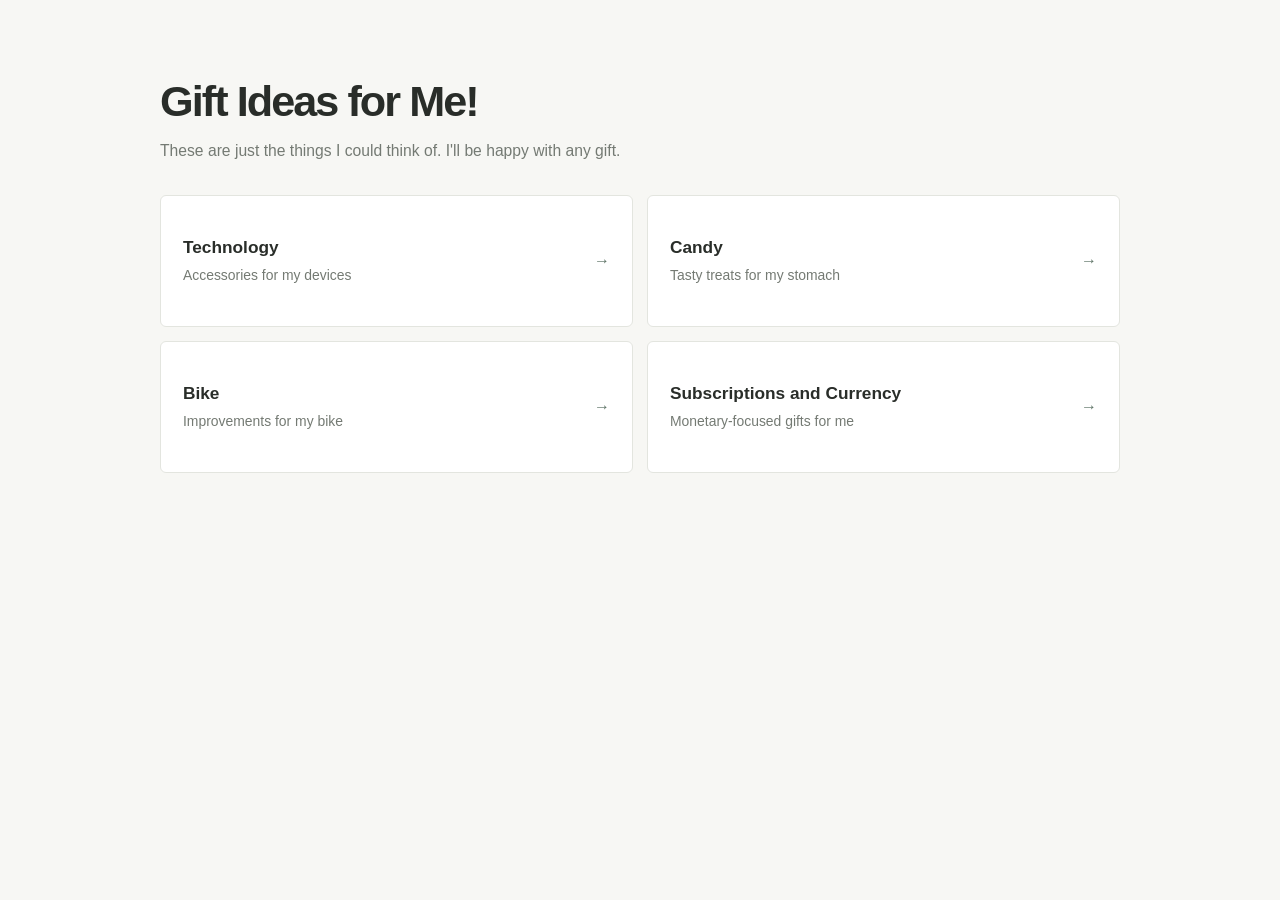
<file: index.html>
<!doctype html>
<html lang="en">
<head>
    <meta charset="utf-8">
    <meta name="viewport" content="width=device-width, initial-scale=1">
    <title>Matthew's Wishlist</title>
    <link rel="stylesheet" href="styles.css">
    <script src="app.js" defer></script>
</head>

<body>
    <main id="main" class="home-main">
        <h1>Gift Ideas for Me!</h1>
        <p class="intro">These are just the things I could think of. I'll be happy with any gift.</p>

        <nav class="category-grid" aria-label="Gift categories">
        <a class="category-card" href="category.html?category=technology">
            <span class="category-name">Technology</span>
            <span class="category-description">Accessories for my devices</span>
            <span class="card-arrow" aria-hidden="true">→</span>
        </a>
        <a class="category-card" href="category.html?category=candy">
            <span class="category-name">Candy</span>
            <span class="category-description">Tasty treats for my stomach</span>
            <span class="card-arrow" aria-hidden="true">→</span>
        </a>
        <a class="category-card" href="category.html?category=bike">
            <span class="category-name">Bike</span>
            <span class="category-description">Improvements for my bike</span>
            <span class="card-arrow" aria-hidden="true">→</span>
        </a>
        <a class="category-card" href="category.html?category=currency">
            <span class="category-name">Subscriptions and Currency</span>
            <span class="category-description">Monetary-focused gifts for me</span>
            <span class="card-arrow" aria-hidden="true">→</span>
        </a>
        </nav>
    </main>
</body>
</html>
</file>
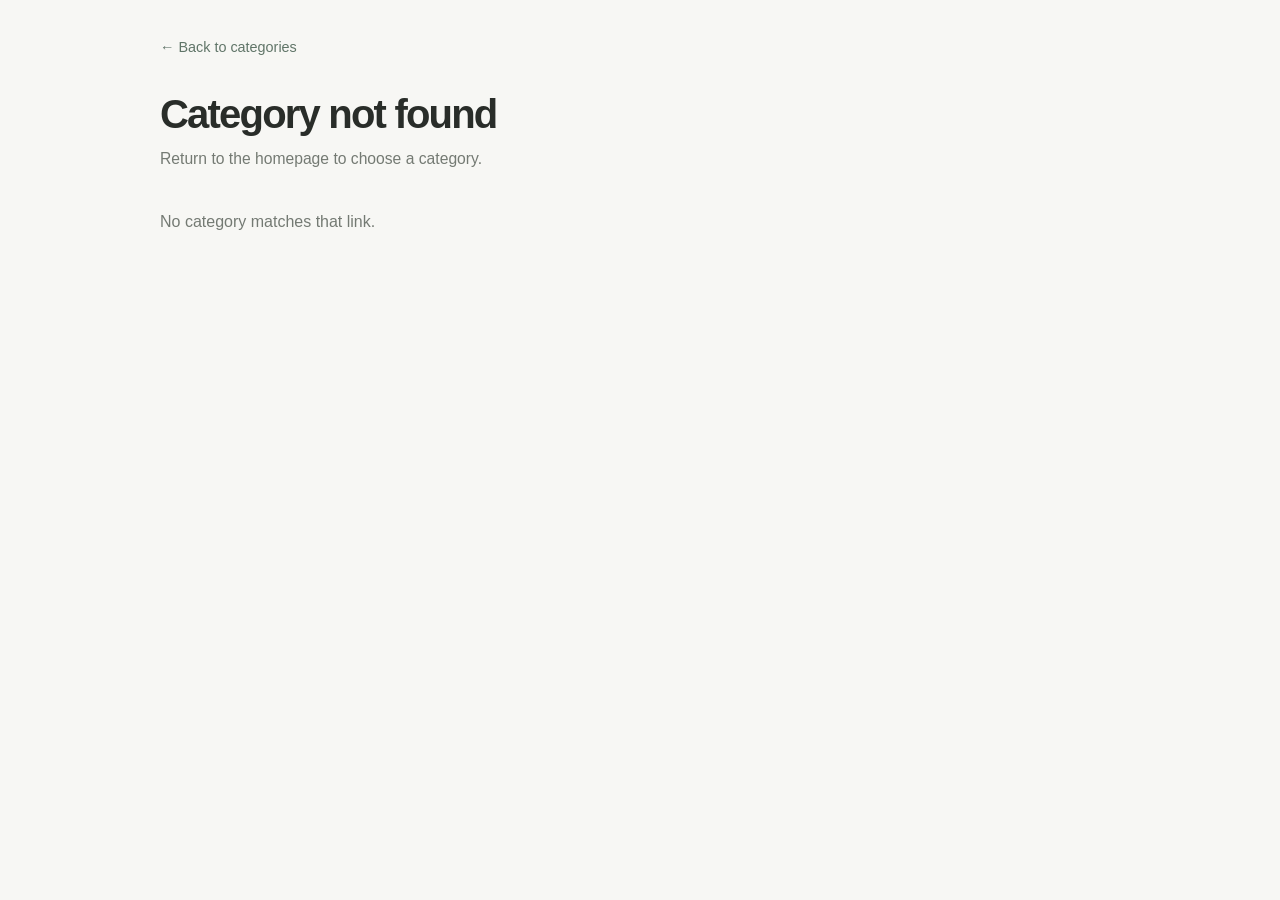
<file: category.html>
<!doctype html>
<html lang="en">
<head>
    <meta charset="utf-8">
    <meta name="viewport" content="width=device-width, initial-scale=1">
    <title>Gift Category - Wishlist</title>
    <link rel="stylesheet" href="styles.css">
    <script src="app.js" defer></script>
</head>
<body>
    <main id="main" class="category-main">
        <a class="back-link" href="index.html">← Back to categories</a>
        <h1 id="category-title">Gift ideas</h1>
        <p class="intro" id="category-description"></p>
        <div class="gift-grid" id="gift-grid" aria-live="polite"></div>
    </main>
</body>
</html>
</file>
<file: styles.css>
:root {
  --background: #f7f7f4;
  --surface: #ffffff;
  --text: #292d29;
  --muted: #747a73;
  --border: #e3e5df;
  --accent: #607568;
  --accent-light: #edf1ed;
  font-family: Arial, Helvetica, sans-serif;
}
* { box-sizing: border-box; }
body {
  min-height: 100vh;
  margin: 0;
  display: flex;
  flex-direction: column;
  background: var(--background);
  color: var(--text);
}
a { color: inherit; }
a:focus-visible { outline: 3px solid #a98f60; outline-offset: 3px; }
.site-header {
  height: 64px;
  padding: 0 max(24px, calc((100% - 960px) / 2));
  display: flex;
  align-items: center;
  border-bottom: 1px solid var(--border);
  background: var(--surface);
}
.wordmark {
  text-decoration: none;
  font-size: .95rem;
  font-weight: 650;
  letter-spacing: -.02em;
}
.wordmark span {
  margin-left: 5px;
  color: var(--muted);
  font-size: .8rem;
  font-weight: 400;
}
.home-main, .category-main {
  width: min(100% - 40px, 960px);
  margin: 0 auto;
  flex: 1;
}
.home-main { padding: 76px 0 90px; }
h1 {
  margin: 0;
  font-size: clamp(2rem, 5vw, 2.7rem);
  line-height: 1.2;
  letter-spacing: -.045em;
  font-weight: 650;
}
.intro {
  margin: 10px 0 32px;
  color: var(--muted);
  font-size: .98rem;
  line-height: 1.6;
}
.category-grid {
  display: grid;
  grid-template-columns: repeat(2, minmax(0, 1fr));
  gap: 14px;
}
.category-card {
  min-height: 132px;
  position: relative;
  padding: 23px 48px 22px 22px;
  display: flex;
  flex-direction: column;
  justify-content: center;
  gap: 7px;
  border: 1px solid var(--border);
  border-radius: 6px;
  background: var(--surface);
  text-decoration: none;
  transition: border-color .15s ease, background .15s ease;
}
.category-card:hover {
  border-color: #b8c5bb;
  background: #fcfdfb;
}
.category-name { font-size: 1.08rem; font-weight: 600; }
.category-description { color: var(--muted); font-size: .87rem; line-height: 1.45; }
.card-arrow { position: absolute; right: 22px; top: 50%; transform: translateY(-50%); color: var(--accent); }
.category-main { padding: 38px 0 80px; }
.back-link {
  display: inline-block;
  margin-bottom: 35px;
  color: var(--accent);
  font-size: .9rem;
  text-decoration: none;
}
.back-link:hover { text-decoration: underline; }
.category-main h1 { font-size: clamp(1.9rem, 5vw, 2.5rem); }
.category-main .intro { margin: 8px 0 26px; }
.gift-grid {
  display: grid;
  grid-template-columns: repeat(3, minmax(0, 1fr));
  gap: 14px;
}
.gift-card {
  min-height: 170px;
  padding: 19px;
  display: flex;
  flex-direction: column;
  align-items: flex-start;
  border: 1px solid var(--border);
  border-radius: 6px;
  background: var(--surface);
}
.gift-card h2 { margin: 0 0 9px; font-size: 1.05rem; font-weight: 600; line-height: 1.35; }
.gift-card p { margin: 0 0 18px; color: var(--muted); font-size: .87rem; line-height: 1.5; }
.gift-link {
  margin-top: auto;
  color: var(--accent);
  font-size: .87rem;
  font-weight: 600;
  text-underline-offset: 3px;
}
.empty-state { grid-column: 1 / -1; color: var(--muted); }
.site-footer {
  min-height: 52px;
  padding: 15px 20px;
  border-top: 1px solid var(--border);
  color: var(--muted);
  background: var(--surface);
  text-align: center;
  font-size: .78rem;
}
@media (max-width: 680px) {
  .home-main { padding-top: 52px; }
  .category-grid, .gift-grid { grid-template-columns: 1fr; }
  .category-card { min-height: 112px; }
  .gift-card { min-height: 145px; }
}
@media (prefers-reduced-motion: reduce) {
  *, *::before, *::after { transition-duration: .01ms !important; }
}
</file>
